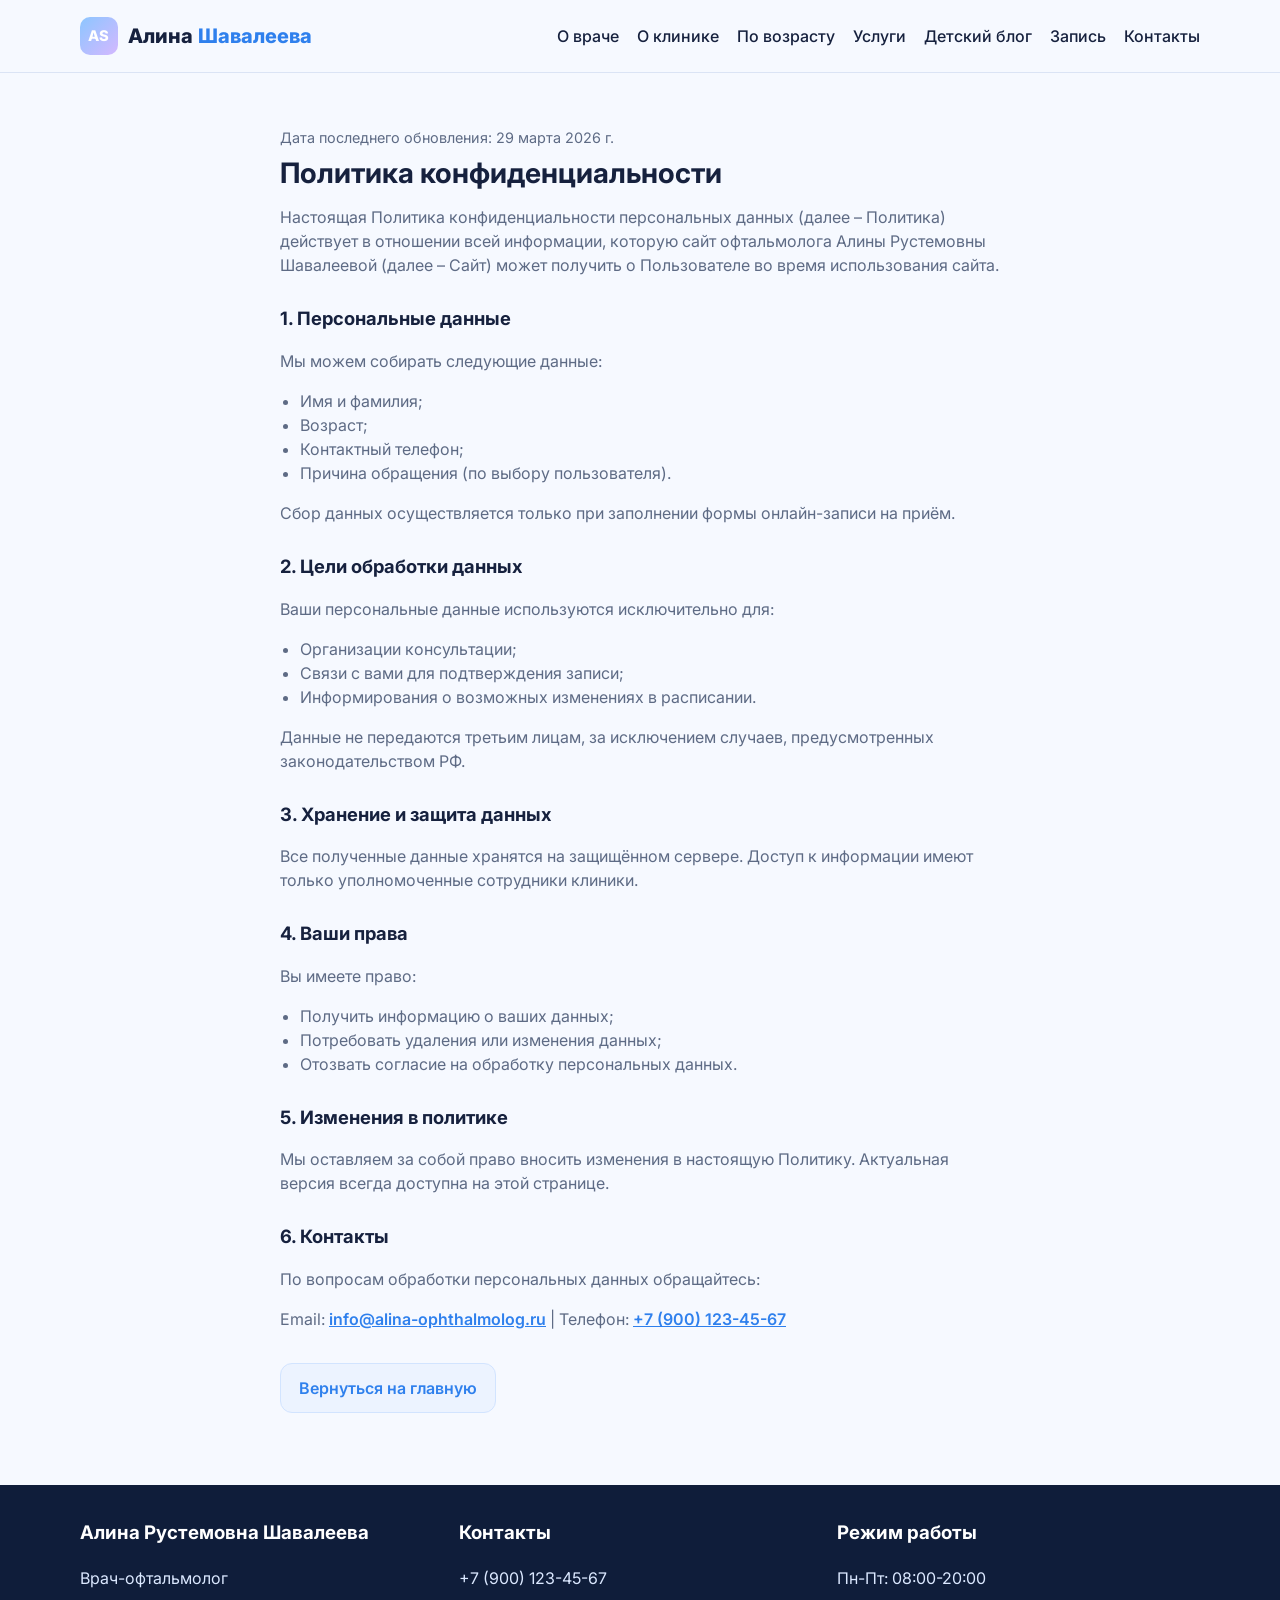
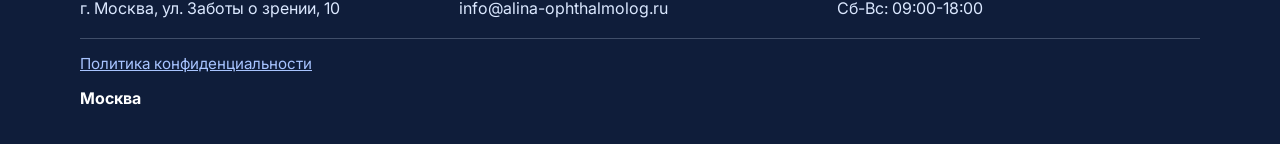
<file: privacy.html>
<!doctype html>
<html lang="ru">
  <head>
    <meta charset="UTF-8" />
    <meta name="viewport" content="width=device-width, initial-scale=1.0" />
    <title>Политика конфиденциальности - Алина Шавалеева</title>
    <meta
      name="description"
      content="Политика в отношении обработки персональных данных на сайте врача-офтальмолога Алины Рустемовны Шавалеевой."
    />
    <link rel="preconnect" href="https://fonts.googleapis.com" />
    <link rel="preconnect" href="https://fonts.gstatic.com" crossorigin />
    <link
      href="https://fonts.googleapis.com/css2?family=Inter:wght@400;500;700;800&display=swap"
      rel="stylesheet"
    />
    <link rel="stylesheet" href="styles.css" />
  </head>
  <body class="legal-page">
    <header class="header">
      <div class="container nav-wrap">
        <a class="logo" href="index.html">
          <span class="logo-mark" aria-hidden="true">AS</span>
          <span class="logo-text">Алина <span>Шавалеева</span></span>
        </a>
        <nav class="nav" id="site-nav">
          <a href="index.html#about-doctor">О враче</a>
          <a href="index.html#about">О клинике</a>
          <a href="index.html#ages">По возрасту</a>
          <a href="index.html#services">Услуги</a>
          <a href="index.html#kids-blog">Детский блог</a>
          <a href="index.html#appointment">Запись</a>
          <a href="index.html#contacts">Контакты</a>
        </nav>
        <button class="nav-toggle" id="nav-toggle" aria-label="Открыть меню">
          <span></span><span></span><span></span>
        </button>
      </div>
    </header>

    <main class="legal-main">
      <div class="container legal-content">
        <p class="legal-updated">Дата последнего обновления: 29 марта 2026 г.</p>
        <h1>Политика конфиденциальности</h1>
        <p>
          Настоящая Политика конфиденциальности персональных данных (далее –
          Политика) действует в отношении всей информации, которую сайт
          офтальмолога Алины Рустемовны Шавалеевой (далее – Сайт) может получить
          о Пользователе во время использования сайта.
        </p>

        <h2>1. Персональные данные</h2>
        <p>Мы можем собирать следующие данные:</p>
        <ul>
          <li>Имя и фамилия;</li>
          <li>Возраст;</li>
          <li>Контактный телефон;</li>
          <li>Причина обращения (по выбору пользователя).</li>
        </ul>
        <p>
          Сбор данных осуществляется только при заполнении формы онлайн-записи
          на приём.
        </p>

        <h2>2. Цели обработки данных</h2>
        <p>Ваши персональные данные используются исключительно для:</p>
        <ul>
          <li>Организации консультации;</li>
          <li>Связи с вами для подтверждения записи;</li>
          <li>Информирования о возможных изменениях в расписании.</li>
        </ul>
        <p>
          Данные не передаются третьим лицам, за исключением случаев,
          предусмотренных законодательством РФ.
        </p>

        <h2>3. Хранение и защита данных</h2>
        <p>
          Все полученные данные хранятся на защищённом сервере. Доступ к
          информации имеют только уполномоченные сотрудники клиники.
        </p>

        <h2>4. Ваши права</h2>
        <p>Вы имеете право:</p>
        <ul>
          <li>Получить информацию о ваших данных;</li>
          <li>Потребовать удаления или изменения данных;</li>
          <li>Отозвать согласие на обработку персональных данных.</li>
        </ul>

        <h2>5. Изменения в политике</h2>
        <p>
          Мы оставляем за собой право вносить изменения в настоящую Политику.
          Актуальная версия всегда доступна на этой странице.
        </p>

        <h2>6. Контакты</h2>
        <p>По вопросам обработки персональных данных обращайтесь:</p>
        <p>
          Email:
          <a href="mailto:info@alina-ophthalmolog.ru">info@alina-ophthalmolog.ru</a>
          | Телефон:
          <a href="tel:+79001234567">+7 (900) 123-45-67</a>
        </p>

        <p class="legal-back">
          <a href="index.html" class="btn btn-secondary">Вернуться на главную</a>
        </p>
      </div>
    </main>

    <footer class="footer" id="contacts">
      <div class="container footer-grid">
        <div>
          <h3>Алина Рустемовна Шавалеева</h3>
          <p>Врач-офтальмолог</p>
          <p>г. Москва, ул. Заботы о зрении, 10</p>
        </div>
        <div>
          <h3>Контакты</h3>
          <p>+7 (900) 123-45-67</p>
          <p>info@alina-ophthalmolog.ru</p>
        </div>
        <div>
          <h3>Режим работы</h3>
          <p>Пн-Пт: 08:00-20:00</p>
          <p>Сб-Вс: 09:00-18:00</p>
        </div>
      </div>
      <div class="container footer-links">
        <a href="privacy.html">Политика конфиденциальности</a>
      </div>
      <div class="container footer-city">Москва</div>
    </footer>

    <script src="script.js"></script>
  </body>
</html>
</file>
<file: styles.css>
:root {
  --bg: #f6f9ff;
  --surface: #ffffff;
  --text: #16213e;
  --muted: #5e6b85;
  --primary: #2f80ed;
  --primary-dark: #1f66c3;
  --accent: #3bb0a4;
  --border: #dbe4f5;
  --shadow: 0 12px 30px rgba(31, 78, 160, 0.12);
}

* {
  box-sizing: border-box;
}

body {
  margin: 0;
  font-family: "Inter", Arial, sans-serif;
  background: var(--bg);
  color: var(--text);
  line-height: 1.5;
}

.container {
  width: min(1120px, 92%);
  margin: 0 auto;
}

.header {
  position: sticky;
  top: 0;
  z-index: 10;
  background: rgba(246, 249, 255, 0.95);
  backdrop-filter: blur(8px);
  border-bottom: 1px solid var(--border);
}

.nav-wrap {
  display: flex;
  align-items: center;
  justify-content: space-between;
  min-height: 72px;
  gap: 16px;
}

.logo {
  display: inline-flex;
  align-items: center;
  gap: 10px;
  font-weight: 800;
  font-size: 1.25rem;
  text-decoration: none;
  color: var(--text);
}

.logo-mark {
  display: grid;
  place-items: center;
  width: 38px;
  height: 38px;
  border-radius: 10px;
  background: linear-gradient(135deg, #8cc6ff, #d4b8ff);
  color: #fff;
  font-size: 0.92rem;
  letter-spacing: 0.04em;
}

.logo-text {
  display: inline-flex;
  gap: 5px;
}

.logo-text span {
  color: var(--primary);
}

.nav {
  display: flex;
  gap: 18px;
}

.nav a {
  color: var(--text);
  text-decoration: none;
  font-weight: 500;
}

.nav a:hover {
  color: var(--primary);
}

.nav-toggle {
  display: none;
  border: 1px solid var(--border);
  background: var(--surface);
  border-radius: 10px;
  width: 42px;
  height: 42px;
  padding: 10px 8px;
}

.nav-toggle span {
  display: block;
  height: 2px;
  margin: 4px 0;
  background: var(--text);
}

.hero {
  padding: 56px 0 28px;
}

.hero-grid {
  display: grid;
  grid-template-columns: 1.3fr 0.7fr;
  gap: 22px;
  align-items: start;
}

h1 {
  font-size: clamp(1.8rem, 2.8vw, 3rem);
  line-height: 1.15;
  margin: 0 0 14px;
}

.hero-text {
  max-width: 62ch;
}

.hero-text h2 {
  margin: 4px 0 4px;
  font-size: 1.3rem;
  font-weight: 700;
  color: var(--text);
}

.subtitle {
  margin: 0 0 12px;
  font-weight: 700;
  color: var(--primary);
}

.lead {
  margin: 0 0 18px;
  color: var(--muted);
  font-size: 1.05rem;
}

.hero-actions {
  display: flex;
  flex-wrap: wrap;
  gap: 12px;
  margin: 22px 0 16px;
}

.btn {
  display: inline-block;
  border-radius: 12px;
  padding: 12px 18px;
  font-weight: 700;
  text-decoration: none;
  border: 1px solid transparent;
  text-align: center;
  cursor: pointer;
}

.btn-primary {
  background: var(--primary);
  color: #fff;
}

.btn-primary:hover {
  background: var(--primary-dark);
}

.btn-secondary {
  background: #ecf3ff;
  color: var(--primary-dark);
  border-color: #d2e4ff;
}

.full {
  width: 100%;
}

.hero-points {
  padding-left: 18px;
  margin: 0;
}

.hero-card {
  background: var(--surface);
  border: 1px solid var(--border);
  border-radius: 18px;
  padding: 22px;
  box-shadow: var(--shadow);
}

.hero-card h2 {
  margin-top: 0;
}

.clinic-photo-grid {
  display: grid;
  grid-template-columns: 1fr 1fr;
  gap: 16px;
  align-items: center;
}

.clinic-photo-grid p {
  color: var(--muted);
}

.clinic-photo-grid img {
  width: 100%;
  height: 310px;
  object-fit: cover;
  border-radius: 16px;
  border: 1px solid var(--border);
  box-shadow: var(--shadow);
}

.about-doctor-grid {
  display: grid;
  grid-template-columns: 1.15fr 0.85fr;
  gap: 28px;
  align-items: start;
}

.doctor-info h2 {
  margin: 0 0 6px;
  font-size: clamp(1.5rem, 2.4vw, 2rem);
}

.doctor-title {
  margin: 0 0 22px;
  font-weight: 700;
  color: var(--primary);
  font-size: 1.05rem;
}

.education,
.experience,
.approach {
  margin-bottom: 20px;
}

.education:last-child,
.experience:last-child,
.approach:last-child {
  margin-bottom: 0;
}

.doctor-info h3 {
  margin: 0 0 10px;
  font-size: 1.1rem;
}

.doctor-info ul {
  margin: 0;
  padding-left: 1.2rem;
  color: var(--muted);
}

.doctor-info li {
  margin-bottom: 8px;
}

.doctor-info li:last-child {
  margin-bottom: 0;
}

.doctor-info p {
  margin: 0;
  color: var(--muted);
}

.doctor-photo {
  position: relative;
  border-radius: 18px;
  overflow: hidden;
  border: 1px solid var(--border);
  box-shadow: var(--shadow);
  background: linear-gradient(135deg, #e8f0ff, #f5e8ff);
  min-height: 280px;
}

.doctor-photo img {
  display: block;
  width: 100%;
  height: auto;
  max-height: 520px;
  object-fit: cover;
  object-position: center 20%;
}

.slot-time {
  font-size: 1.5rem;
  font-weight: 800;
  margin: 10px 0 2px;
}

.slot-note {
  color: var(--muted);
  margin-top: 0;
}

.rating {
  margin-top: 16px;
  color: var(--muted);
}

.rating strong {
  color: var(--text);
  display: block;
}

.section {
  padding: 48px 0;
}

.section.alt {
  background: #eef4ff;
}

.section h2 {
  margin-top: 0;
  margin-bottom: 18px;
  font-size: clamp(1.5rem, 2.4vw, 2rem);
}

.cards-3,
.age-grid,
.services-grid {
  display: grid;
  gap: 14px;
}

.cards-3 {
  grid-template-columns: repeat(3, minmax(0, 1fr));
}

.age-grid {
  grid-template-columns: repeat(4, minmax(0, 1fr));
}

.services-grid {
  grid-template-columns: repeat(2, minmax(0, 1fr));
}

.card,
.age-card,
.service-item {
  background: var(--surface);
  border: 1px solid var(--border);
  border-radius: 14px;
  padding: 18px;
}

.card h3,
.age-card h3,
.service-item h3 {
  margin: 0 0 10px;
}

.card p,
.age-card p,
.service-item p {
  margin: 0;
  color: var(--muted);
}

.kids-blog {
  background: linear-gradient(180deg, #fff6fb 0%, #f5fbff 100%);
}

.kids-intro {
  margin-top: -4px;
  margin-bottom: 16px;
  color: #6f5b85;
  font-weight: 600;
}

.kids-blog-grid {
  display: grid;
  grid-template-columns: repeat(3, minmax(0, 1fr));
  gap: 14px;
}

.kids-post {
  background: #fff;
  border: 1px solid #efd9ff;
  border-radius: 18px;
  padding: 18px;
  box-shadow: 0 8px 20px rgba(161, 124, 199, 0.12);
}

.kids-post h3 {
  margin: 0 0 8px;
  color: #8b5fc2;
}

.kids-post p {
  margin: 0;
  color: #6f5b85;
}

/* --- Стили для FAQ --- */
.faq {
  padding: 4rem 0;
  background-color: #f9f9f9;
}

.faq-intro {
  max-width: 700px;
  margin: 0 auto 2rem;
  text-align: center;
  color: #555;
}

.faq-grid {
  display: grid;
  gap: 1.5rem;
}

/* Адаптивность: 2 колонки на больших экранах */
@media (min-width: 768px) {
  .faq-grid {
    grid-template-columns: repeat(2, 1fr);
  }
}

.faq-item {
  background: #fff;
  border-radius: 8px;
  box-shadow: 0 2px 8px rgba(0, 0, 0, 0.05);
  overflow: hidden;
}

.faq-question {
  background: #007bff;
  color: #fff;
  padding: 1.2rem;
  margin: 0;
  cursor: pointer;
  font-size: 1.1rem;
}

.faq-answer {
  padding: 1rem;
  display: none; /* Скрыто по умолчанию */
}

.faq-item.active .faq-answer {
  display: block;
}

.faq-answer p {
  color: #444;
  margin: 0;
}

/* --- Стили для раздела Подготовка --- */
.preparation {
  padding: 4rem 0;
}
.preparation-intro {
  max-width: 700px;
  margin: 0 auto 2rem;
  text-align: center;
  color: #555;
}
.preparation-grid {
  display: grid;
  gap: 1.5rem;
}
/* Адаптивность: 3 колонки на больших экранах */
@media (min-width: 768px) {
  .preparation-grid {
    grid-template-columns: repeat(3, 1fr);
  }
}
.prep-list {
  list-style-type: disc;
  margin-left: 1.5rem;
}
.prep-list li {
  margin-bottom: 0.5rem;
}
.prep-list strong {
  color: #007bff; /* Акцентный синий */
}

.appointment-form {
  display: grid;
  gap: 12px;
  grid-template-columns: repeat(2, minmax(0, 1fr));
}

.appointment-form label {
  display: grid;
  gap: 6px;
  font-weight: 600;
}

.appointment-form input,
.appointment-form select {
  border: 1px solid var(--border);
  border-radius: 10px;
  padding: 11px 12px;
  font: inherit;
}

.appointment-form button {
  grid-column: 1 / -1;
  font: inherit;
}

.form-status {
  margin-top: 12px;
  min-height: 1.5em;
  font-weight: 600;
}

.footer {
  background: #0f1d3a;
  color: #dbe8ff;
  padding: 34px 0;
}

.footer-grid {
  display: grid;
  gap: 16px;
  grid-template-columns: repeat(3, minmax(0, 1fr));
}

.footer h3 {
  margin-top: 0;
  color: #fff;
}

.footer p {
  margin: 6px 0;
}

.footer-links {
  margin-top: 12px;
  padding-top: 12px;
  border-top: 1px solid rgba(219, 232, 255, 0.24);
}

.footer-links a {
  color: #a8c4ff;
  font-size: 0.95rem;
}

.footer-links a:hover {
  color: #fff;
}

.footer-city {
  margin-top: 10px;
  padding-top: 0;
  border-top: none;
  color: #fff;
  font-weight: 700;
}

.legal-page .legal-main {
  padding: 40px 0 56px;
}

.legal-content {
  max-width: 720px;
}

.legal-content h1 {
  font-size: clamp(1.6rem, 2.2vw, 2rem);
  margin-top: 0;
  margin-bottom: 16px;
}

.legal-content h2 {
  font-size: 1.15rem;
  margin-top: 28px;
  margin-bottom: 10px;
}

.legal-content p,
.legal-content li {
  color: var(--muted);
}

.legal-content ul {
  margin: 0 0 12px;
  padding-left: 1.25rem;
}

.legal-content a {
  color: var(--primary);
  font-weight: 600;
}

.legal-updated {
  font-size: 0.9rem;
  color: var(--muted);
  margin-bottom: 8px;
}

.legal-back {
  margin-top: 32px;
}

.form-consent {
  margin-top: 14px;
  font-size: 0.9rem;
  color: var(--muted);
  max-width: 52ch;
}

.form-consent a {
  color: var(--primary);
  font-weight: 600;
}

@media (max-width: 920px) {
  .hero-grid,
  .cards-3,
  .age-grid,
  .services-grid,
  .kids-blog-grid,
  .clinic-photo-grid,
  .about-doctor-grid,
  .footer-grid,
  .faq-grid {
    grid-template-columns: 1fr 1fr;
  }
}

@media (max-width: 700px) {
  .nav-toggle {
    display: block;
  }

  .nav {
    position: absolute;
    right: 4%;
    top: 72px;
    flex-direction: column;
    background: var(--surface);
    border: 1px solid var(--border);
    border-radius: 12px;
    padding: 10px;
    width: min(260px, 92%);
    transform: scale(0.96);
    transform-origin: top right;
    opacity: 0;
    pointer-events: none;
    transition: 0.2s ease;
  }

  .nav.open {
    transform: scale(1);
    opacity: 1;
    pointer-events: auto;
  }

  .hero-grid,
  .cards-3,
  .age-grid,
  .services-grid,
  .kids-blog-grid,
  .clinic-photo-grid,
  .about-doctor-grid,
  .appointment-form,
  .faq-grid,
  .footer-grid {
    grid-template-columns: 1fr;
  }
}
</file>
